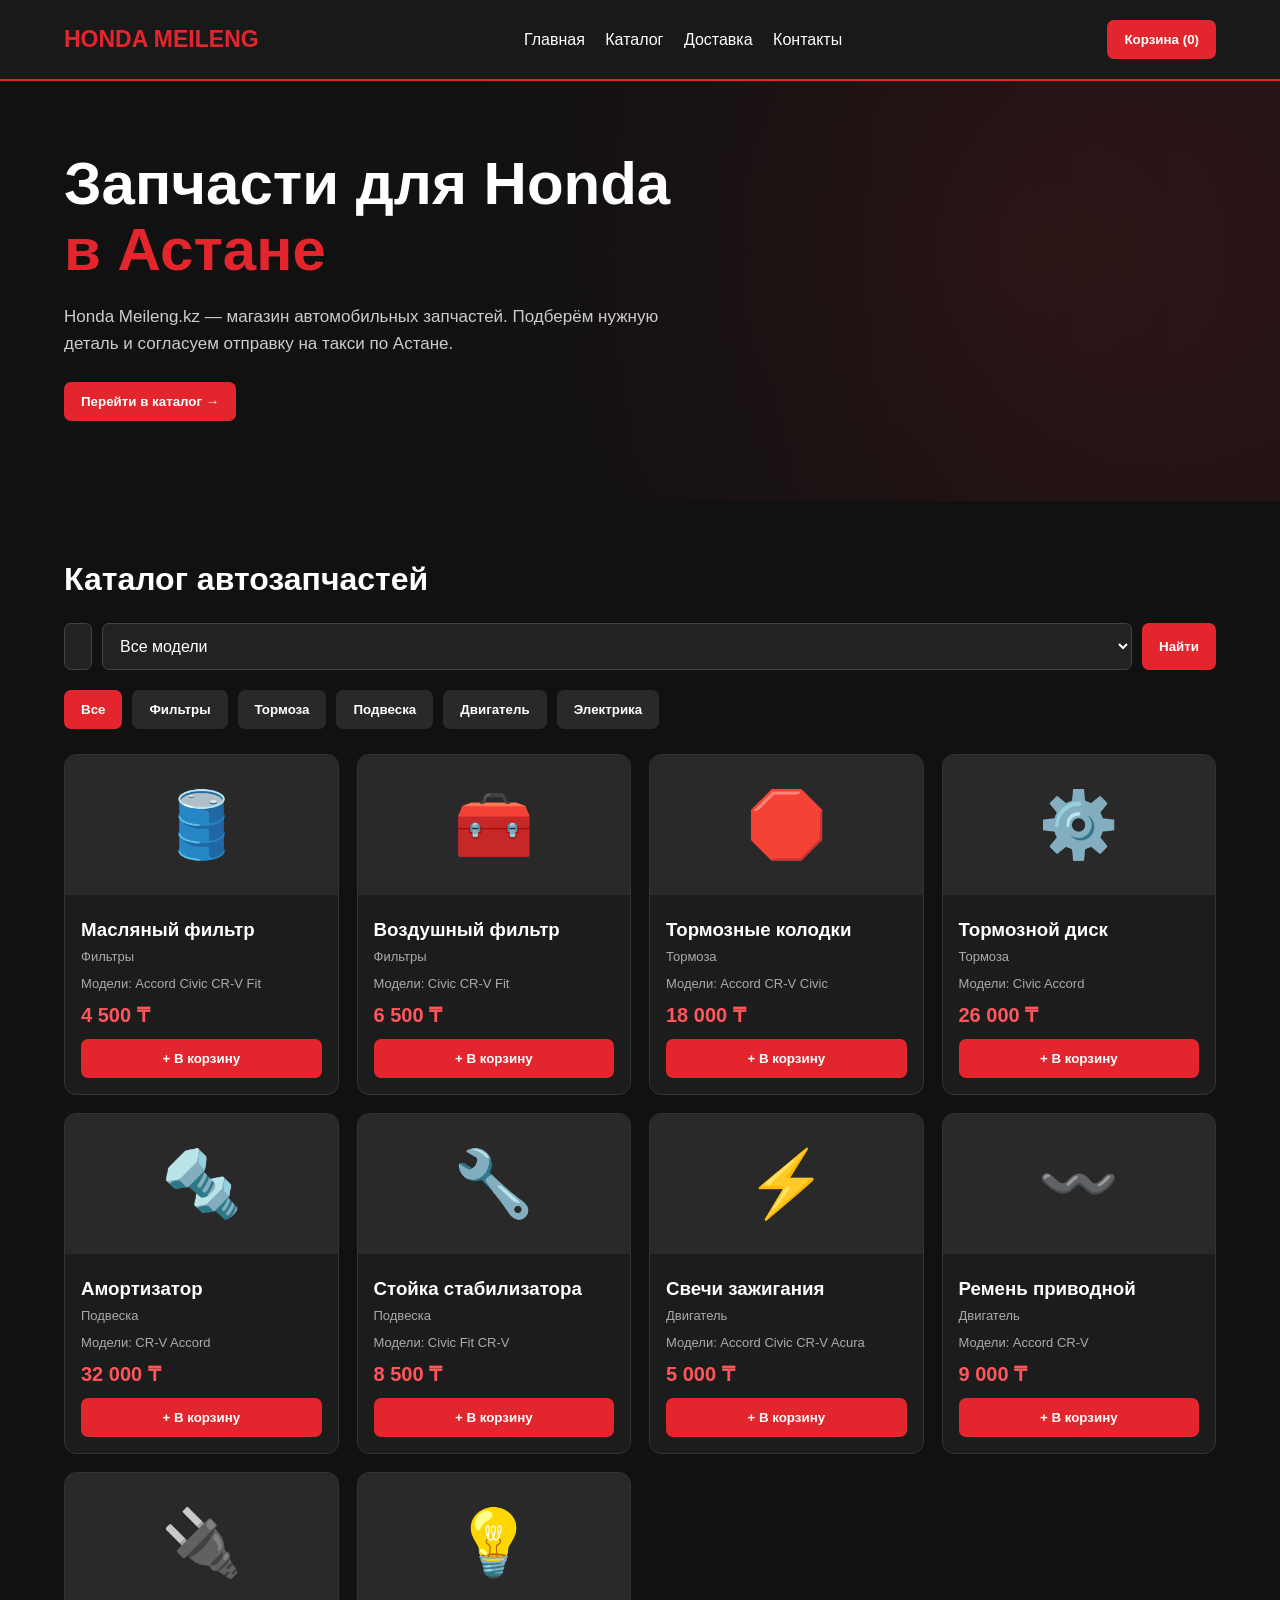
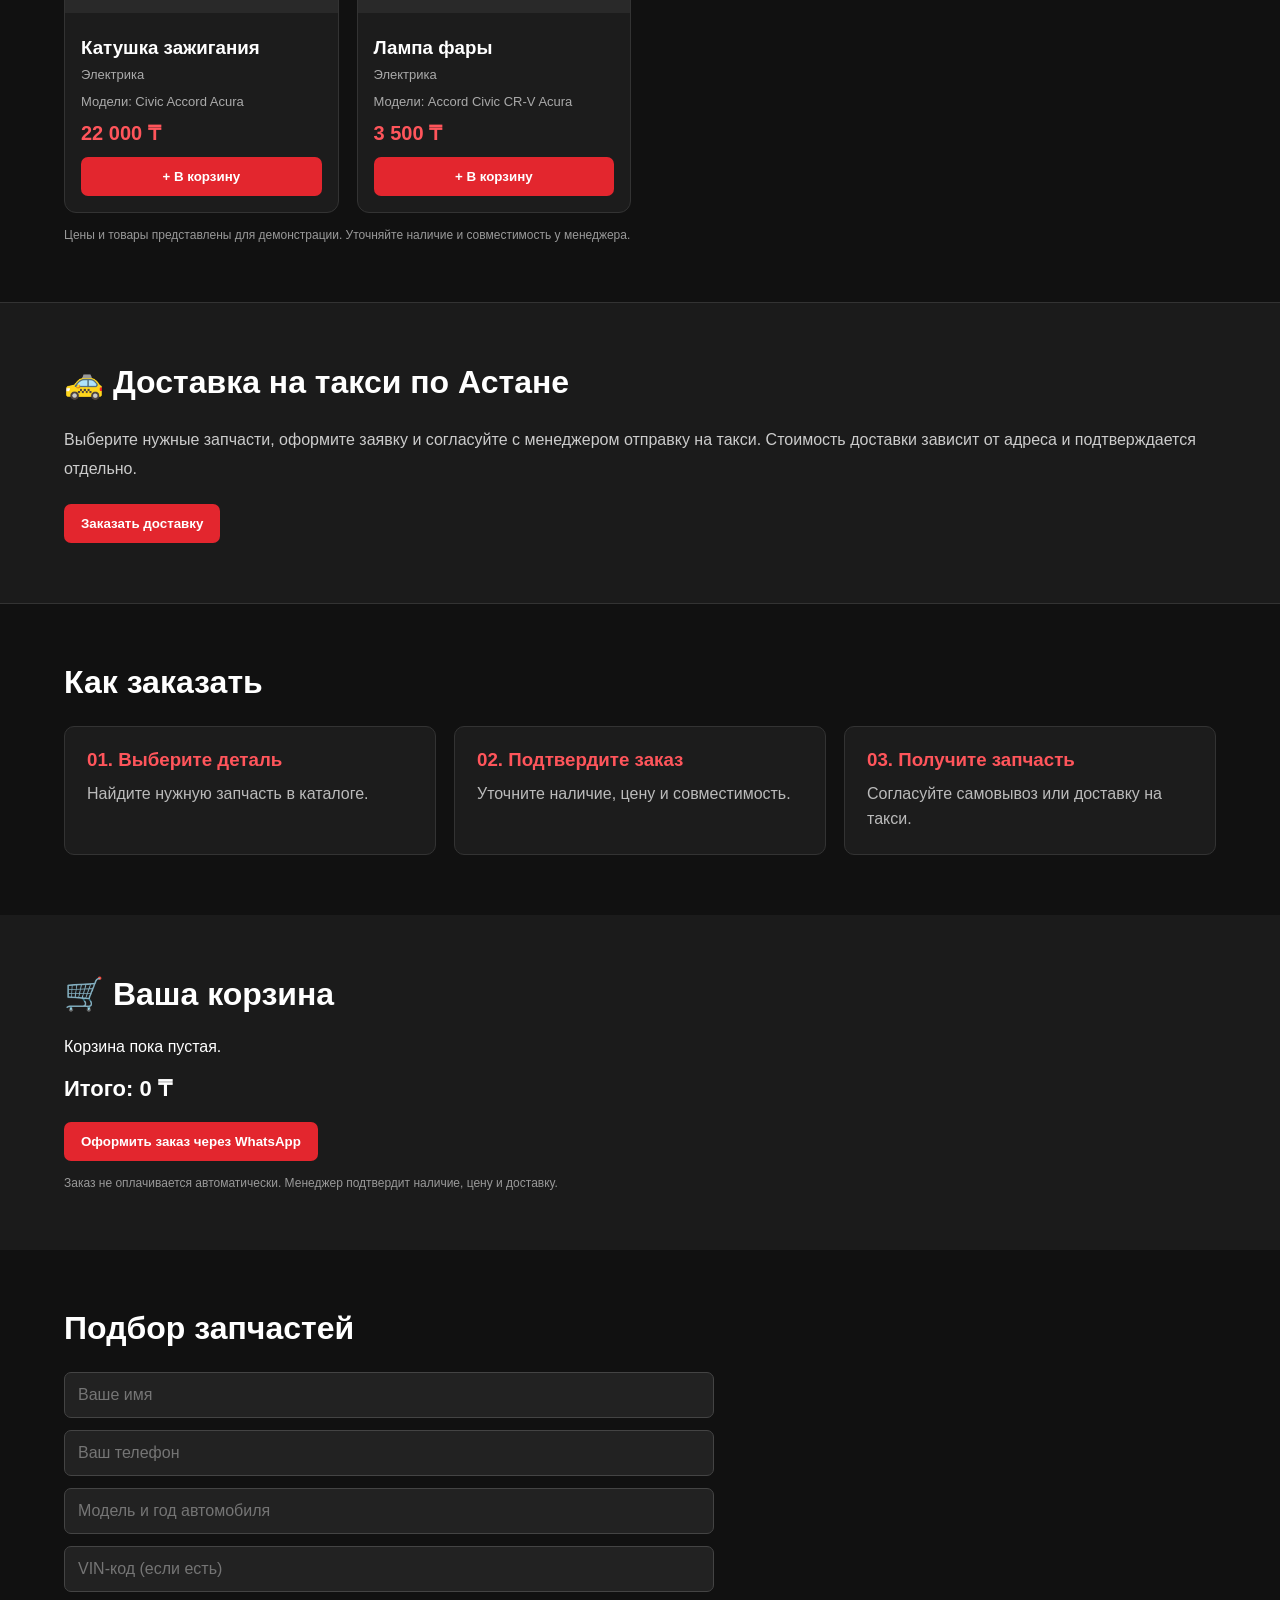
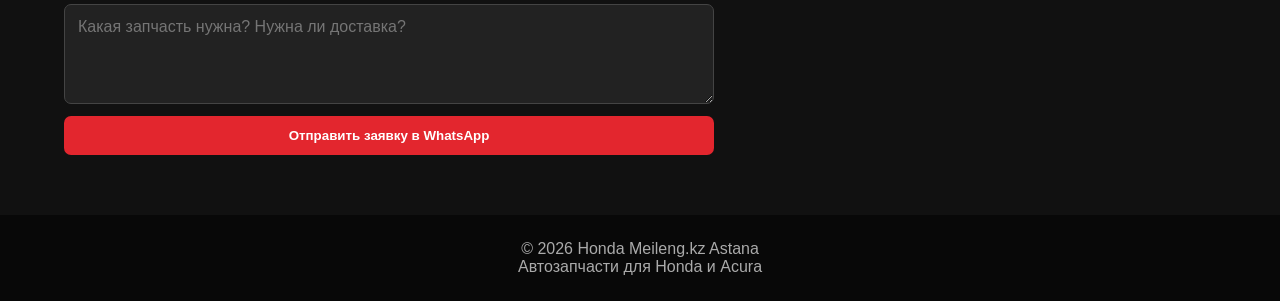
<file: index.html>
<!DOCTYPE html>
<html lang="ru">
<head>
<meta charset="UTF-8">
<meta name="viewport" content="width=device-width, initial-scale=1.0">
<title>Honda Meileng.kz Astana</title>

<style>
* {
    margin: 0;
    padding: 0;
    box-sizing: border-box;
}

body {
    font-family: Arial, sans-serif;
    background: #111;
    color: white;
}

.container {
    width: 90%;
    max-width: 1200px;
    margin: auto;
}

header {
    background: #191919;
    padding: 20px 0;
    border-bottom: 2px solid #e3262e;
}

nav {
    display: flex;
    justify-content: space-between;
    align-items: center;
    gap: 15px;
    flex-wrap: wrap;
}

.logo {
    font-size: 23px;
    font-weight: bold;
    color: #e3262e;
}

nav a {
    color: white;
    text-decoration: none;
    margin: 0 8px;
}

nav a:hover {
    color: #e3262e;
}

button {
    cursor: pointer;
    border: none;
    border-radius: 7px;
    padding: 12px 17px;
    font-weight: bold;
}

.primary {
    background: #e3262e;
    color: white;
}

.primary:hover {
    background: #b91c24;
}

.hero {
    min-height: 420px;
    padding: 70px 0;
    background:
        linear-gradient(90deg, #111 20%, #111c 60%, #1118),
        radial-gradient(circle at 80% 40%, #641b20, #111 65%);
}

.hero h1 {
    font-size: clamp(36px, 6vw, 60px);
    line-height: 1.1;
    margin-bottom: 20px;
}

.hero h1 span {
    color: #e3262e;
}

.hero p {
    color: #ccc;
    font-size: 17px;
    max-width: 600px;
    margin-bottom: 25px;
    line-height: 1.6;
}

.section {
    padding: 60px 0;
}

.section h2 {
    font-size: 32px;
    margin-bottom: 25px;
}

.search {
    display: flex;
    gap: 10px;
    margin-bottom: 20px;
}

input, select, textarea {
    background: #222;
    color: white;
    border: 1px solid #444;
    padding: 13px;
    border-radius: 7px;
    width: 100%;
    font: inherit;
}

input:focus, select:focus, textarea:focus {
    outline: 1px solid #e3262e;
}

.search input {
    flex: 1;
}

.categories {
    display: flex;
    gap: 10px;
    flex-wrap: wrap;
    margin-bottom: 25px;
}

.category {
    background: #292929;
    color: white;
}

.category.active,
.category:hover {
    background: #e3262e;
}

.products {
    display: grid;
    grid-template-columns: repeat(4, 1fr);
    gap: 18px;
}

.product {
    background: #1c1c1c;
    border: 1px solid #333;
    border-radius: 12px;
    overflow: hidden;
    transition: 0.2s;
}

.product:hover {
    transform: translateY(-4px);
    border-color: #e3262e;
}

.product-image {
    height: 140px;
    display: grid;
    place-items: center;
    font-size: 65px;
    background: #292929;
}

.product-info {
    padding: 16px;
}

.product-info h3 {
    margin: 8px 0;
}

.product-info p {
    color: #aaa;
    font-size: 13px;
    margin-bottom: 12px;
}

.price {
    color: #ff555b;
    font-size: 20px;
    font-weight: bold;
    margin-bottom: 12px;
}

.product-info button {
    width: 100%;
    background: #e3262e;
    color: white;
}

.product-info button:hover {
    background: #b91c24;
}

.delivery {
    background: #1b1b1b;
    border-top: 1px solid #333;
    border-bottom: 1px solid #333;
}

.delivery p {
    color: #ccc;
    line-height: 1.8;
    margin-bottom: 20px;
}

.steps {
    display: grid;
    grid-template-columns: repeat(3, 1fr);
    gap: 18px;
}

.step {
    background: #1c1c1c;
    border: 1px solid #333;
    padding: 22px;
    border-radius: 10px;
}

.step h3 {
    margin-bottom: 10px;
    color: #ff555b;
}

.step p {
    color: #bbb;
    line-height: 1.6;
}

.contact-form {
    max-width: 650px;
    display: grid;
    gap: 12px;
}

footer {
    padding: 25px 0;
    text-align: center;
    background: #080808;
    color: #aaa;
}

.cart-list {
    margin: 20px 0;
}

.cart-item {
    display: flex;
    justify-content: space-between;
    align-items: center;
    gap: 12px;
    padding: 12px 0;
    border-bottom: 1px solid #333;
}

.cart-item button {
    padding: 6px 10px;
    background: #333;
    color: white;
}

.cart-total {
    font-size: 22px;
    font-weight: bold;
    margin: 20px 0;
}

#cart {
    background: #1b1b1b;
}

.small-note {
    color: #999;
    font-size: 12px;
    margin-top: 15px;
}

@media (max-width: 900px) {
    .products {
        grid-template-columns: repeat(2, 1fr);
    }

    .steps {
        grid-template-columns: 1fr;
    }
}

@media (max-width: 550px) {
    .container {
        width: 92%;
    }

    nav {
        justify-content: center;
    }

    nav a {
        margin: 4px;
    }

    .search {
        flex-direction: column;
    }

    .products {
        grid-template-columns: 1fr;
    }

    .hero {
        padding: 50px 0;
    }

    .section {
        padding: 40px 0;
    }

    .section h2 {
        font-size: 27px;
    }
}
</style>
</head>

<body>

<header>
    <div class="container">
        <nav>
            <div class="logo">HONDA MEILENG</div>

            <div>
                <a href="#home">Главная</a>
                <a href="#catalog">Каталог</a>
                <a href="#delivery">Доставка</a>
                <a href="#contacts">Контакты</a>
            </div>

            <button class="primary"
                    onclick="document.getElementById('cart').scrollIntoView({behavior:'smooth'})">
                Корзина (<span id="cartCount">0</span>)
            </button>
        </nav>
    </div>
</header>

<main>
<section class="hero" id="home">
    <div class="container">
        <h1>
            Запчасти для Honda<br>
            <span>в Астане</span>
        </h1>

        <p>
            Honda Meileng.kz — магазин автомобильных запчастей.
            Подберём нужную деталь и согласуем отправку на такси
            по Астане.
        </p>

        <a href="#catalog">
            <button class="primary">Перейти в каталог →</button>
        </a>
    </div>
</section>

<section class="section" id="catalog">
    <div class="container">
        <h2>Каталог автозапчастей</h2>

        <div class="search">
            <input
                type="search"
                id="searchInput"
                placeholder="Поиск запчастей..."
                aria-label="Поиск запчастей">

            <select id="modelSelect" aria-label="Модель автомобиля">
                <option value="">Все модели</option>
                <option value="Accord">Honda Accord</option>
                <option value="Civic">Honda Civic</option>
                <option value="CR-V">Honda CR-V</option>
                <option value="Fit">Honda Fit</option>
                <option value="Acura">Acura</option>
            </select>

            <button class="primary" onclick="renderProducts()">
                Найти
            </button>
        </div>

        <div class="categories">
            <button class="category active" data-category="Все">Все</button>
            <button class="category" data-category="Фильтры">Фильтры</button>
            <button class="category" data-category="Тормоза">Тормоза</button>
            <button class="category" data-category="Подвеска">Подвеска</button>
            <button class="category" data-category="Двигатель">Двигатель</button>
            <button class="category" data-category="Электрика">Электрика</button>
        </div>

        <div class="products" id="products"></div>

        <p class="small-note">
            Цены и товары представлены для демонстрации.
            Уточняйте наличие и совместимость у менеджера.
        </p>
    </div>
</section>

<section class="section delivery" id="delivery">
    <div class="container">
        <h2>🚕 Доставка на такси по Астане</h2>

        <p>
            Выберите нужные запчасти, оформите заявку и согласуйте
            с менеджером отправку на такси. Стоимость доставки
            зависит от адреса и подтверждается отдельно.
        </p>

        <a href="#contacts">
            <button class="primary">Заказать доставку</button>
        </a>
    </div>
</section>

<section class="section" id="how">
    <div class="container">
        <h2>Как заказать</h2>

        <div class="steps">
            <div class="step">
                <h3>01. Выберите деталь</h3>
                <p>Найдите нужную запчасть в каталоге.</p>
            </div>

            <div class="step">
                <h3>02. Подтвердите заказ</h3>
                <p>Уточните наличие, цену и совместимость.</p>
            </div>

            <div class="step">
                <h3>03. Получите запчасть</h3>
                <p>Согласуйте самовывоз или доставку на такси.</p>
            </div>
        </div>
    </div>
</section>

<section class="section" id="cart">
    <div class="container">
        <h2>🛒 Ваша корзина</h2>

        <div class="cart-list" id="cartItems">
            Корзина пока пустая.
        </div>

        <div class="cart-total">
            Итого: <span id="cartTotal">0 ₸</span>
        </div>

        <button class="primary" onclick="checkout()">
            Оформить заказ через WhatsApp
        </button>

        <p class="small-note">
            Заказ не оплачивается автоматически.
            Менеджер подтвердит наличие, цену и доставку.
        </p>
    </div>
</section>

<section class="section" id="contacts">
    <div class="container">
        <h2>Подбор запчастей</h2>

        <form class="contact-form" id="contactForm">
            <input name="name" placeholder="Ваше имя" required>
            <input name="phone" placeholder="Ваш телефон" required>
            <input name="car" placeholder="Модель и год автомобиля" required>
            <input name="vin" placeholder="VIN-код (если есть)">
            <textarea name="details"
                      placeholder="Какая запчасть нужна? Нужна ли доставка?"
                      rows="4" required></textarea>

            <button class="primary" type="submit">
                Отправить заявку в WhatsApp
            </button>
        </form>
    </div>
</section>
</main>

<footer>
    <div class="container">
        © <span id="year"></span> Honda Meileng.kz Astana
        <br>
        Автозапчасти для Honda и Acura
    </div>
</footer>

<script>
// ЗАМЕНИТЕ номер на реальный номер WhatsApp магазина.
// Формат: код страны и номер, только цифры.
const WHATSAPP_NUMBER = "77000000000";

const products = [
    {
        id: 1,
        name: "Масляный фильтр",
        category: "Фильтры",
        model: "Accord Civic CR-V Fit",
        price: 4500,
        icon: "🛢️"
    },
    {
        id: 2,
        name: "Воздушный фильтр",
        category: "Фильтры",
        model: "Civic CR-V Fit",
        price: 6500,
        icon: "🧰"
    },
    {
        id: 3,
        name: "Тормозные колодки",
        category: "Тормоза",
        model: "Accord CR-V Civic",
        price: 18000,
        icon: "🛑"
    },
    {
        id: 4,
        name: "Тормозной диск",
        category: "Тормоза",
        model: "Civic Accord",
        price: 26000,
        icon: "⚙️"
    },
    {
        id: 5,
        name: "Амортизатор",
        category: "Подвеска",
        model: "CR-V Accord",
        price: 32000,
        icon: "🔩"
    },
    {
        id: 6,
        name: "Стойка стабилизатора",
        category: "Подвеска",
        model: "Civic Fit CR-V",
        price: 8500,
        icon: "🔧"
    },
    {
        id: 7,
        name: "Свечи зажигания",
        category: "Двигатель",
        model: "Accord Civic CR-V Acura",
        price: 5000,
        icon: "⚡"
    },
    {
        id: 8,
        name: "Ремень приводной",
        category: "Двигатель",
        model: "Accord CR-V",
        price: 9000,
        icon: "〰️"
    },
    {
        id: 9,
        name: "Катушка зажигания",
        category: "Электрика",
        model: "Civic Accord Acura",
        price: 22000,
        icon: "🔌"
    },
    {
        id: 10,
        name: "Лампа фары",
        category: "Электрика",
        model: "Accord Civic CR-V Acura",
        price: 3500,
        icon: "💡"
    }
];

let category = "Все";
let cart = [];

function money(value) {
    return new Intl.NumberFormat("ru-KZ").format(value) + " ₸";
}

function renderProducts() {
    const query = document.getElementById("searchInput")
        .value.toLowerCase().trim();

    const model = document.getElementById("modelSelect").value;

    const filtered = products.filter(product => {
        const matchesText =
            (product.name + " " + product.category + " " + product.model)
            .toLowerCase().includes(query);

        const matchesCategory =
            category === "Все" || product.category === category;

        const matchesModel =
            !model || product.model.includes(model);

        return matchesText && matchesCategory && matchesModel;
    });

    const container = document.getElementById("products");

    if (filtered.length === 0) {
        container.innerHTML =
            "<p>Ничего не найдено. Попробуйте другой запрос.</p>";
        return;
    }

    container.innerHTML = filtered.map(product => `
        <article class="product">
            <div class="product-image">${product.icon}</div>

            <div class="product-info">
                <h3>${product.name}</h3>
                <p>${product.category}</p>
                <p>Модели: ${product.model}</p>

                <div class="price">${money(product.price)}</div>

                <button onclick="addToCart(${product.id})">
                    + В корзину
                </button>
            </div>
        </article>
    `).join("");
}

function addToCart(id) {
    const item = cart.find(product => product.id === id);

    if (item) {
        item.qty++;
    } else {
        cart.push({ id, qty: 1 });
    }

    updateCart();
}

function updateCart() {
    const count = cart.reduce((sum, item) => sum + item.qty, 0);

    document.getElementById("cartCount").textContent = count;

    const total = cart.reduce((sum, item) => {
        const product = products.find(p => p.id === item.id);
        return sum + product.price * item.qty;
    }, 0);

    document.getElementById("cartTotal").textContent = money(total);

    const container = document.getElementById("cartItems");

    if (cart.length === 0) {
        container.textContent = "Корзина пока пустая.";
        return;
    }

    container.innerHTML = cart.map(item => {
        const product = products.find(p => p.id === item.id);

        return `
            <div class="cart-item">
                <div>
                    <strong>${product.name}</strong>
                    <p>${money(product.price)} × ${item.qty}</p>
                </div>

                <div>
                    <button onclick="changeQty(${product.id}, -1)">−</button>
                    ${item.qty}
                    <button onclick="changeQty(${product.id}, 1)">+</button>
                </div>
            </div>
        `;
    }).join("");
}

function changeQty(id, amount) {
    const item = cart.find(product => product.id === id);

    if (!item) return;

    item.qty += amount;

    if (item.qty <= 0) {
        cart = cart.filter(product => product.id !== id);
    }

    updateCart();
}

function sendWhatsApp(message) {
    if (WHATSAPP_NUMBER === "77000000000") {
        alert("Сначала укажите настоящий номер WhatsApp магазина в коде.");
        return;
    }

    const url = "https://wa.me/" + WHATSAPP_NUMBER
        + "?text=" + encodeURIComponent(message);

    window.open(url, "_blank", "noopener,noreferrer");
}

function checkout() {
    if (cart.length === 0) {
        alert("Сначала добавьте товары в корзину.");
        return;
    }

    const lines = cart.map(item => {
        const product = products.find(p => p.id === item.id);

        return `${product.name} × ${item.qty} — ${
            money(product.price * item.qty)
        }`;
    }).join("\n");

    const total = cart.reduce((sum, item) => {
        return sum + products.find(p => p.id === item.id).price * item.qty;
    }, 0);

    const message =
        "Здравствуйте! Хочу заказать запчасти Honda Meileng.kz.\n\n"
        + lines
        + "\n\nИтого: " + money(total)
        + "\nДоставка: такси по Астане"
        + "\nПрошу подтвердить наличие и стоимость доставки.";

    sendWhatsApp(message);
}

document.querySelectorAll(".category").forEach(button => {
    button.addEventListener("click", () => {
        document.querySelectorAll(".category").forEach(item => {
            item.classList.remove("active");
        });

        button.classList.add("active");
        category = button.dataset.category;
        renderProducts();
    });
});

document.getElementById("searchInput")
    .addEventListener("input", renderProducts);

document.getElementById("modelSelect")
    .addEventListener("change", renderProducts);

document.getElementById("contactForm").addEventListener("submit", event => {
    event.preventDefault();

    const data = new FormData(event.target);

    const message =
        "Здравствуйте! Нужна запчасть Honda.\n"
        + "Имя: " + data.get("name") + "\n"
        + "Телефон: " + data.get("phone") + "\n"
        + "Автомобиль: " + data.get("car") + "\n"
        + "VIN: " + (data.get("vin") || "Не указан") + "\n"
        + "Запрос: " + data.get("details");

    sendWhatsApp(message);
});

document.getElementById("year").textContent =
    new Date().getFullYear();

renderProducts();
updateCart();
</script>

</body>
</html>
</file>
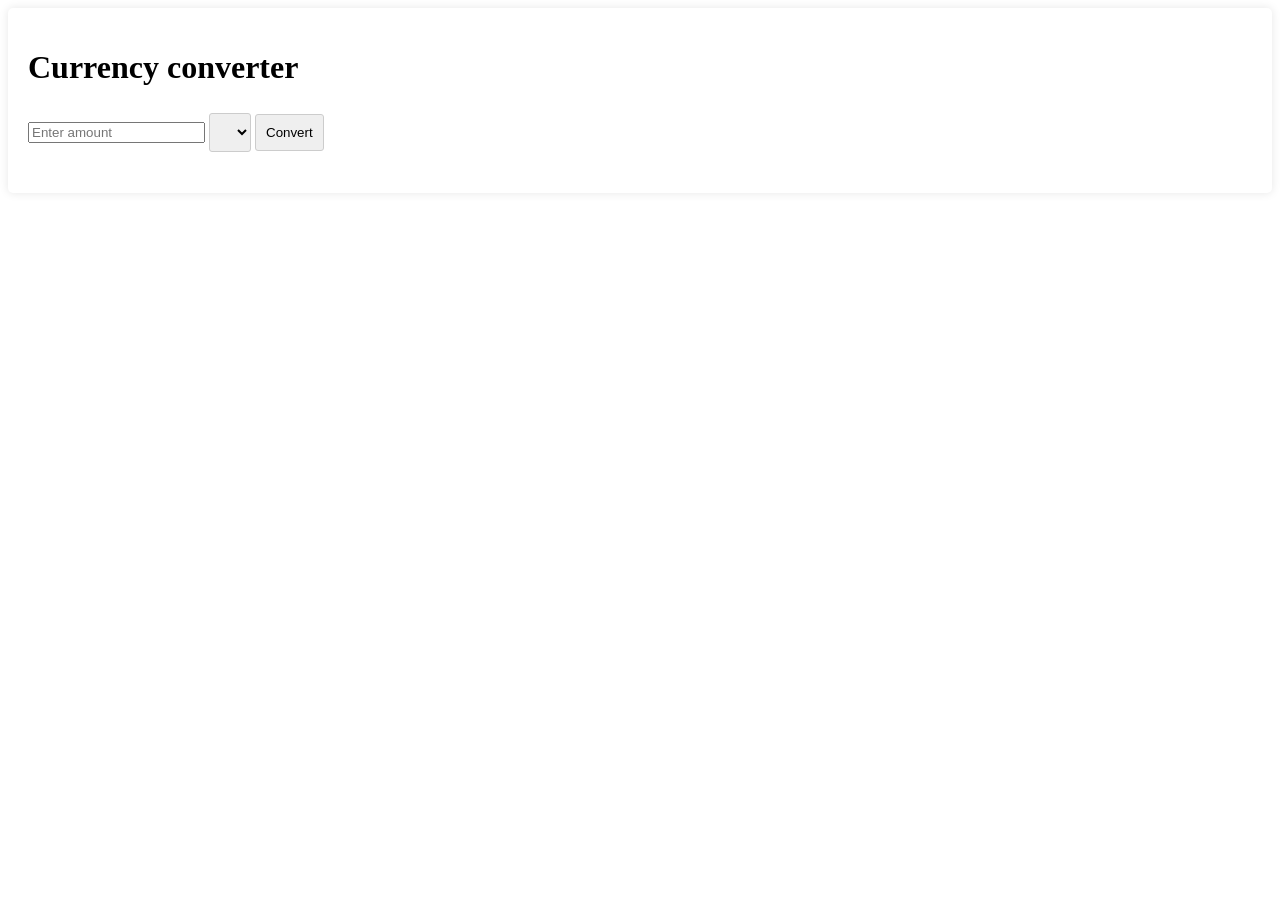
<file: currency.html>
<!DOCTYPE html>
<html lang="en">
<head>
    <meta charset="UTF-8">
    <meta name="viewport" content="width=, initial-scale=1.0">
    <title>Document</title>
    <style>
        .body{
            font-family: Arial, Helvetica, sans-serif;
            display: flex;
            justify-content: center;
            align-items: center;
            height: 100vh;
            background-color: #f4f4f4;
            margin: 0;
        }
        .container{
            background-color: #fff;
            padding: 20px;
            border-radius: 5px;
            box-shadow: 0 0 10px rgba(0,0,0,0.1);
        }
        .h1{
            margin-bottom: 20px;
        }
        .form{
            display: flex;
            flex-direction: column;
        }
        .input,select,button{
            padding: 10px;
            margin: 5px 0;
            border:1px solid #ccc;
            border-radius: 3px;
        }
.button{
    background-color: #28a745;
    color: #fff;
    cursor: pointer;
}
.result{
    margin-top: 20px;
    font-size: 1.2em;
}
    </style>
</head>
<body>
    <script>
        document.addEventListener("DOMContentLoaded",()=>){
            const form=document.getElementById('converter-form');
            const amountinput=document.getElementById('amount');
            const fromcurrencyselect=document.getElementById('from-currency')
            const tocurrencyselect=document.getElementById('to-currency')
            const resultdisplay=document.getElementById('result')
                .then(response=>response.json());
                const cirencies = object.keys(data.rates);
                curencies .forEach((currency) => {
                    const option=document.createElement('option');
                    option.value=currency;
                    option.textContent=currency;
                    fromcurrencyselect.appendchild(option);
                    tocurrencyselect.appendChild(option.cloneNode(true));
                })};
                form.addEventListener('suybmit'(e)=>{
                    e.preventDefault();
                    const amount=amountInput.value;
                    const fromcurrency=tocurrencyselect.value;
                    const tocurrency=tocurrencyselect.value;
                })
                    .then(response=.response.json())
                    .then (data=>
                        const rate=data/rates;
                        const result=(amount*rates) toFixed(2);
                        resultdisplay.textContent='${amount} ${fromcurrency} =$(result) ${tocurrency}';

                    )

        
    </script>
    <div class="container">
    <h1>Currency converter</h1>
<form id="converter-form">
<input type="number"id="amount" placeholder="Enter amount" required>
<select id="from corrency"></select>
<button type="submit">Convert</button>
</form>
<p id="result"></p></div>
</body>
</html>
</file>
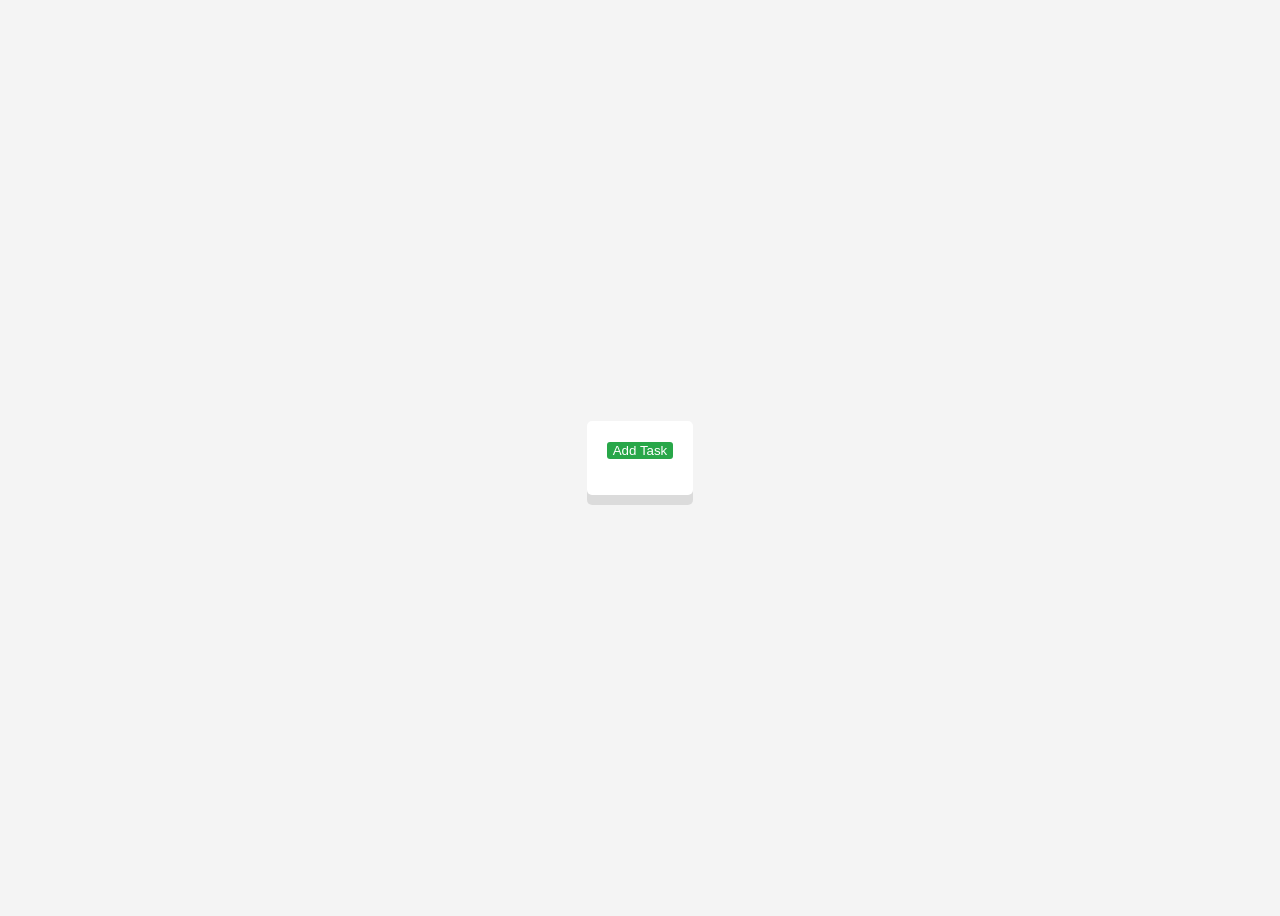
<file: ghost.html>
<!DOCTYPE html>
<html lang="en">
<head>
    <meta charset="UTF-8">
    <meta name="viewport" content="width=devical-scale=1.0">
    <link rel="stylesheet" href="ghost.css">
    <title>Document</title>
</head>
<body>
    <div class="container">
        <h1To do 
        <form id="Task form">
            <inp-input" placeholder="Enter your task">
            <button type="submit">Add Task</button>
        </form>
        <ul id="
    </div>
    <scripc="ghost.js"></script>
</body>
</hteyjwyj5y
</file>
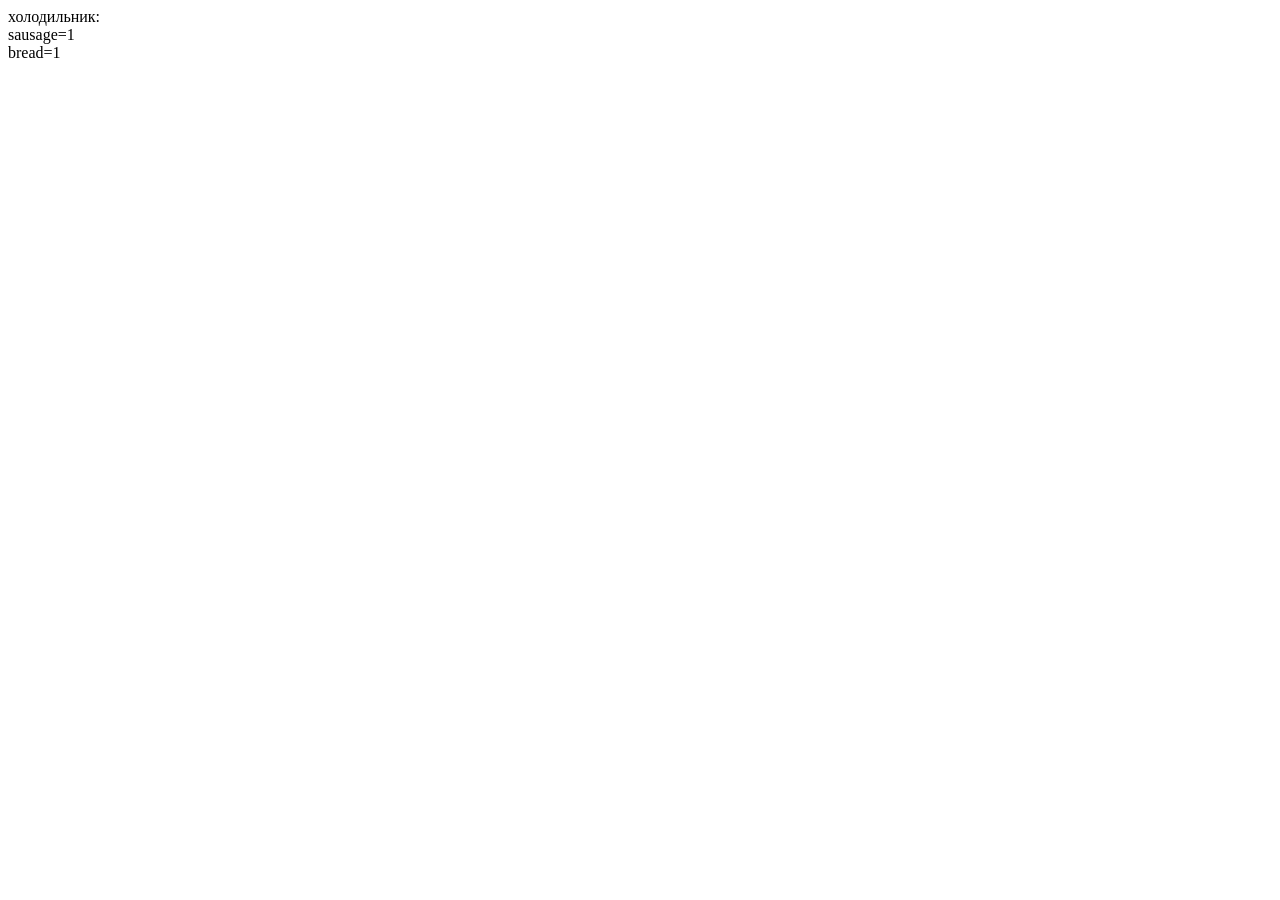
<file: if.html>
<!DOCTYPE html>
<html lang="en">
<head>
    <meta charset="UTF-8">
    <meta name="viewport" content="width=device-width, initial-scale=1.0">
    <title>Document</title>
</head>
<body>
    <script>
        var sausage = 1
        var bread = 1
        if(sausage==1 && bread==1){
            console.log("вы сделали бутер");
    }
    else if(bread==1){
        console.log("вы сделали тост")
    }
    else{
        console.log("вы сидите голодные")
    }
    

    </script>
    <div>холодильник:</div>
<div>sausage=1 </div>
<div>bread=1</div>

</body>
</html>
</file>
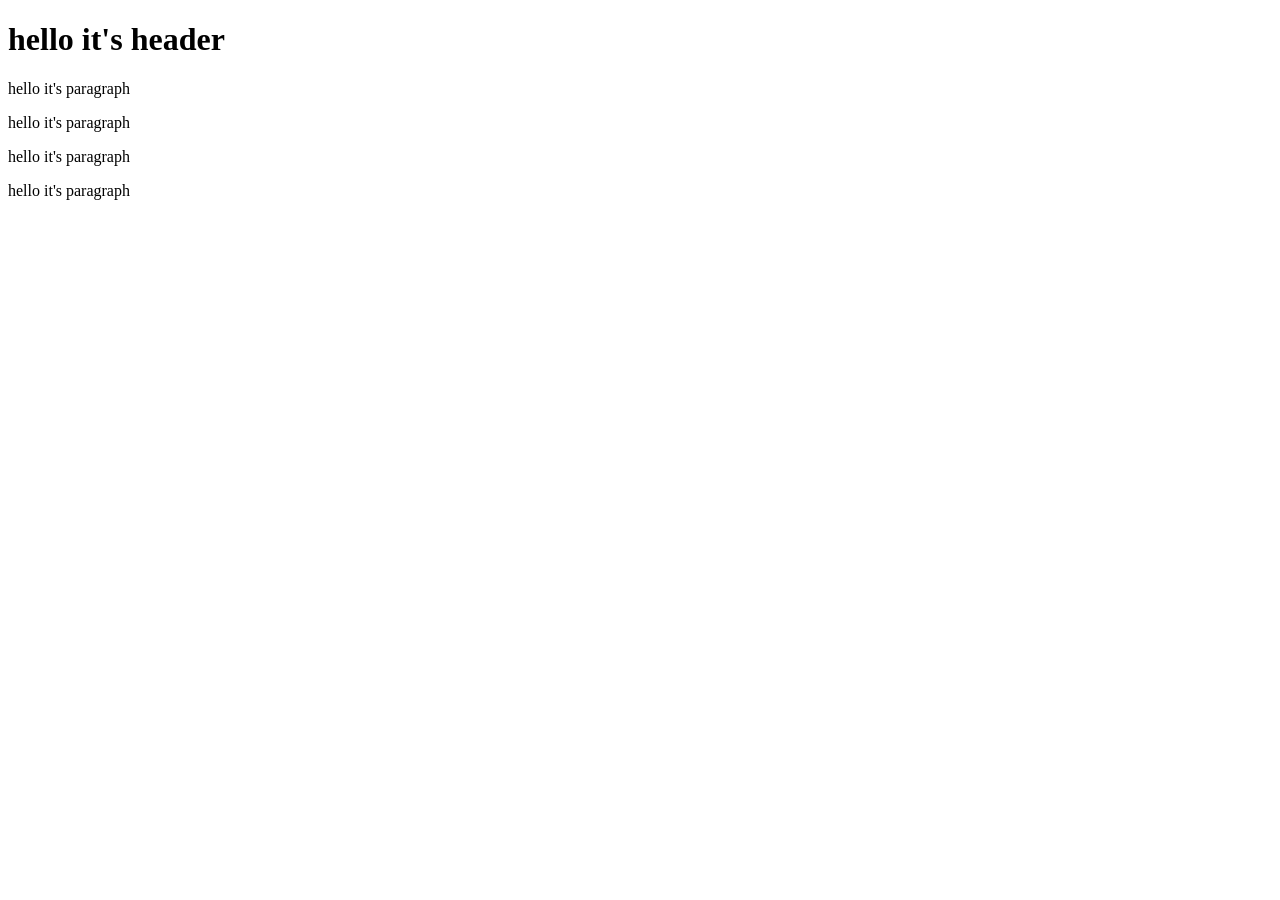
<file: second.html>
<!DOCTYPE html>
<html lang="en">
<head>
    <meta charset="UTF-8">
    <meta name="viewport" content="width=device-width, initial-scale=1.0">
    <title>Document</title>
</head>
<body>
    <h1 id="header">hello it's header</h1>
    <p class="p">hello it's paragraph</p>
    <p class="p">hello it's paragraph</p>
    <p class="p">hello it's paragraph</p>
    <p class="p">hello it's paragraph</p>
    <div id="class"></div>
    <script>
 let clas=document.getElementById("class");
 clas.classliist.add("new clas");
 console.log(clas.classlist.contains ("new class"));
clas.classlist.remove("new class");
 console.log(clas.classlist.contains ("new class"));
 clas.classlist.toggle("new class");


    </script>
</body>
</html>
</file>
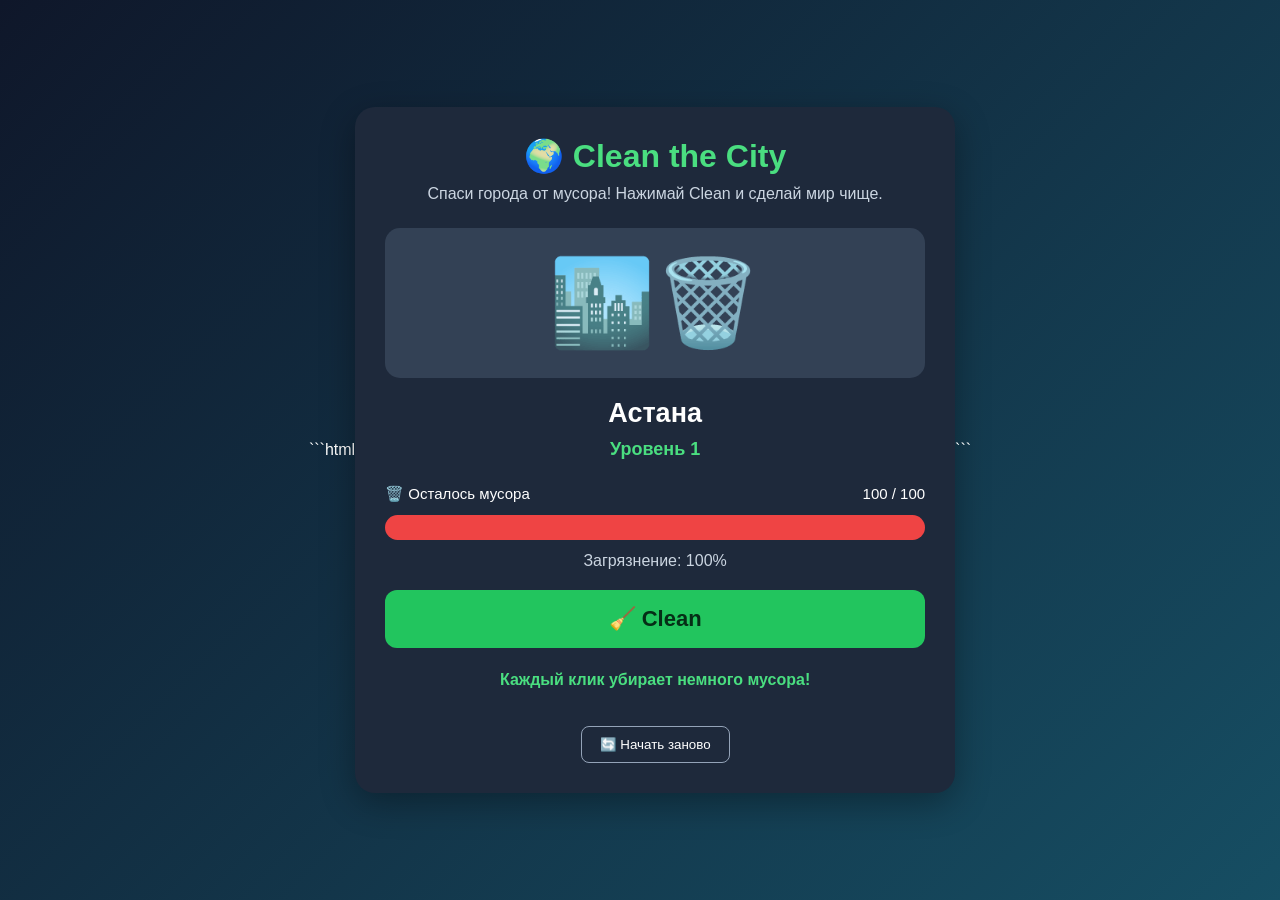
<file: the project.html>
```html
<!DOCTYPE html>
<html lang="ru">
<head>
    <meta charset="UTF-8">
    <meta name="viewport" content="width=device-width, initial-scale=1.0">
    <title>Clean the City</title>

    <style>
        * {
            margin: 0;
            padding: 0;
            box-sizing: border-box;
        }

        body {
            font-family: Arial, sans-serif;
            background: linear-gradient(135deg, #0f172a, #164e63);
            color: white;
            min-height: 100vh;
            display: flex;
            justify-content: center;
            align-items: center;
            padding: 20px;
        }

        .game {
            width: 100%;
            max-width: 600px;
            background: #1e293b;
            border-radius: 20px;
            padding: 30px;
            text-align: center;
            box-shadow: 0 10px 35px #0005;
        }

        h1 {
            color: #4ade80;
            font-size: 32px;
            margin-bottom: 10px;
        }

        .description {
            color: #cbd5e1;
            margin-bottom: 25px;
        }

        .city-image {
            font-size: 85px;
            background: #334155;
            border-radius: 15px;
            padding: 25px;
            margin-bottom: 20px;
        }

        h2 {
            font-size: 27px;
            margin-bottom: 10px;
        }

        .level {
            color: #4ade80;
            font-weight: bold;
            margin-bottom: 25px;
            font-size: 18px;
        }

        .stats {
            display: flex;
            justify-content: space-between;
            gap: 10px;
            margin-bottom: 12px;
            font-size: 15px;
        }

        .progress-bg {
            width: 100%;
            height: 25px;
            background: #475569;
            border-radius: 20px;
            overflow: hidden;
            margin-bottom: 12px;
        }

        .progress-bar {
            height: 100%;
            width: 100%;
            background: #ef4444;
            transition: width 0.3s, background 0.3s;
        }

        .status {
            color: #cbd5e1;
            margin-bottom: 20px;
        }

        .clean-button {
            width: 100%;
            padding: 16px;
            border: none;
            border-radius: 12px;
            background: #22c55e;
            color: #052e16;
            font-size: 22px;
            font-weight: bold;
            cursor: pointer;
            transition: 0.2s;
        }

        .clean-button:hover {
            background: #4ade80;
            transform: scale(1.02);
        }

        .clean-button:active {
            transform: scale(0.97);
        }

        .clean-button:disabled {
            background: #64748b;
            color: white;
            cursor: not-allowed;
        }

        .message {
            min-height: 48px;
            margin-top: 20px;
            color: #4ade80;
            font-weight: bold;
            line-height: 1.5;
        }

        .reset-button {
            margin-top: 10px;
            padding: 10px 18px;
            background: transparent;
            border: 1px solid #94a3b8;
            color: white;
            border-radius: 8px;
            cursor: pointer;
        }

        .reset-button:hover {
            background: #334155;
        }

        @media (max-width: 480px) {
            .game {
                padding: 20px;
            }

            h1 {
                font-size: 27px;
            }

            .city-image {
                font-size: 65px;
            }
        }
    </style>
</head>

<body>

    <div class="game">

        <h1>🌍 Clean the City</h1>

        <p class="description">
            Спаси города от мусора!
            Нажимай Clean и сделай мир чище.
        </p>

        <div class="city-image" id="cityImage">🏙️🗑️</div>

        <h2 id="cityName">Астана</h2>

        <p class="level" id="levelText">Уровень 1</p>

        <div class="stats">
            <span>🗑️ Осталось мусора</span>
            <span id="trashText">100 / 100</span>
        </div>

        <div
            class="progress-bg"
            role="progressbar"
            aria-label="Уровень загрязнения города"
            aria-valuemin="0"
            aria-valuemax="100"
            aria-valuenow="100"
            id="progressContainer"
        >
            <div class="progress-bar" id="progressBar"></div>
        </div>

        <p class="status" id="statusText">
            Загрязнение: 100%
        </p>

        <button class="clean-button" id="cleanButton" onclick="cleanCity()">
            🧹 Clean
        </button>

        <p class="message" id="message">
            Каждый клик убирает немного мусора!
        </p>

        <button class="reset-button" onclick="restartGame()">
            🔄 Начать заново
        </button>

    </div>

    <script>
        const cities = [
            { name: "Астана", image: "🏙️🗑️" },
            { name: "Алматы", image: "🏔️🗑️" },
            { name: "Токио", image: "🗼🗑️" },
            { name: "Париж", image: "🗼🌳🗑️" },
            { name: "Нью-Йорк", image: "🌆🗑️" },
            { name: "Лондон", image: "🎡🗑️" },
            { name: "Дубай", image: "🏙️🌴🗑️" },
            { name: "Сеул", image: "🌃🗑️" }
        ];

        let level = 1;
        let totalTrash = 100;
        let trashLeft = totalTrash;

        function getCity() {
            // После последнего города список начинается заново.
            return cities[(level - 1) % cities.length];
        }

        function updateGame() {
            const city = getCity();
            const percent = (trashLeft / totalTrash) * 100;

            document.getElementById("cityName").textContent =
                city.name;

            document.getElementById("cityImage").textContent =
                city.image;

            document.getElementById("levelText").textContent =
                "Уровень " + level;

            document.getElementById("trashText").textContent =
                trashLeft + " / " + totalTrash;

            document.getElementById("progressBar").style.width =
                percent + "%";

            document.getElementById("progressContainer")
                .setAttribute("aria-valuenow", percent);

            document.getElementById("statusText").textContent =
                "Загрязнение: " + Math.round(percent) + "%";

            const bar = document.getElementById("progressBar");

            if (percent > 60) {
                bar.style.background = "#ef4444";
            } else if (percent > 30) {
                bar.style.background = "#facc15";
            } else {
                bar.style.background = "#22c55e";
            }

            document.getElementById("cleanButton").disabled =
                trashLeft === 0;
        }

        function cleanCity() {
            if (trashLeft <= 0) {
                return;
            }

            trashLeft--;

            if (trashLeft === 0) {
                updateGame();

                document.getElementById("message").textContent =
                    "🎉 " + getCity().name +
                    " полностью очищен! Переход на следующий уровень...";

                document.getElementById("cleanButton").disabled = true;

                // Небольшая пауза перед следующим уровнем.
                setTimeout(() => {
                    level++;

                    // На каждом уровне мусора становится на 50 больше.
                    totalTrash = 100 + (level - 1) * 50;
                    trashLeft = totalTrash;

                    updateGame();

                    document.getElementById("message").textContent =
                        "🌟 Новый город! Теперь нужно убрать " +
                        totalTrash + " единиц мусора.";
                }, 1500);

                return;
            }

            document.getElementById("message").textContent =
                "Отличная работа! Продолжай убирать мусор 💚";

            updateGame();
        }

        function restartGame() {
            level = 1;
            totalTrash = 100;
            trashLeft = totalTrash;

            updateGame();

            document.getElementById("message").textContent =
                "Новая игра началась! Очисти Астану 🌍";
        }

        updateGame();
    </script>

</body>
</html>
```
</file>
<file: ghost.css>
body{
    font-family: Arial, Helvetica, sans-serif;
display: flex;
justify-content: center;
align-items: center;
height: 100vh;
background-color: #f4f4f4;
}
.container{
background:
#fff;
padding: 20px;
border-radius: 5px;
box-shadow:0 10px rgba(0, 0, 0, 0.1);
}
h1{
 margin-bottom:20px 
}
fors{
display: flex;
}
Input[type='text']{
flex: 1;
padding: 10px;
border: 1px solid #ccc;
border-radius:3px;
}
button{
    pad :10px;
    border: none;
    background: #28a749;
    color: #fff;
    border-radius: 3px;
    cursor: pointer;
}
ul{
list-style: none;
padding: opx;
}
li{
    background: #f4f4f4;
    margin: 5px 0;
    padding: 10px;
    display: flex;
    justify-content: space-between;
    align-items: center;
}
li button{
    background: #dc3545;
    color: #fff;
    border: none;
    border-radius: 3px;
    cursor: pointer;
    padding: 5px;
}
</file>
